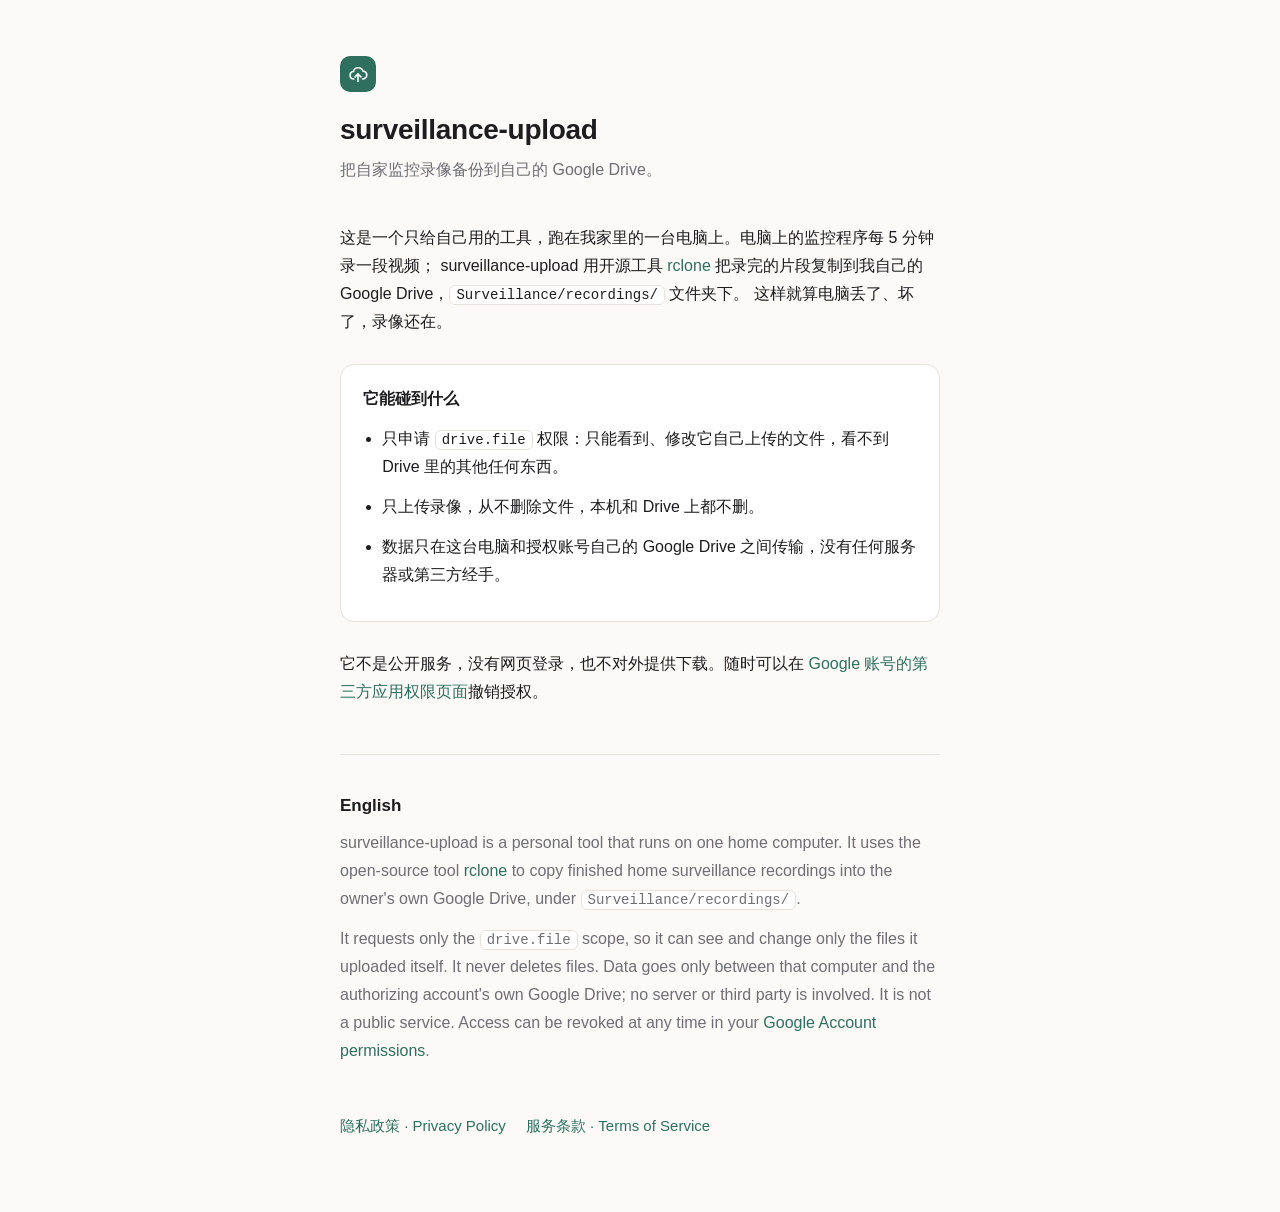
<file: index.html>
<!doctype html>
<html lang="zh-CN">
<head>
<meta charset="utf-8">
<meta name="viewport" content="width=device-width, initial-scale=1">
<title>surveillance-upload</title>
<meta name="description" content="把自家监控录像备份到自己的 Google Drive 的个人工具。">
<link rel="stylesheet" href="style.css">
</head>
<body>
<main>
  <header>
    <div class="mark" aria-hidden="true">
      <svg viewBox="0 0 24 24"><path d="M7 18a4.5 4.5 0 0 1-.5-8.97A6 6 0 0 1 18 8.5a4 4 0 0 1-.5 9.5"/><path d="M12 12v9"/><path d="m8.5 15.5 3.5-3.5 3.5 3.5"/></svg>
    </div>
    <h1>surveillance-upload</h1>
    <p class="lead">把自家监控录像备份到自己的 Google Drive。</p>
  </header>

  <p>这是一个只给自己用的工具，跑在我家里的一台电脑上。电脑上的监控程序每 5 分钟录一段视频；
    surveillance-upload 用开源工具 <a href="https://rclone.org/">rclone</a>
    把录完的片段复制到我自己的 Google Drive，<code>Surveillance/recordings/</code> 文件夹下。
    这样就算电脑丢了、坏了，录像还在。</p>

  <div class="card">
    <p><strong>它能碰到什么</strong></p>
    <ul>
      <li>只申请 <code>drive.file</code> 权限：只能看到、修改它自己上传的文件，看不到 Drive 里的其他任何东西。</li>
      <li>只上传录像，从不删除文件，本机和 Drive 上都不删。</li>
      <li>数据只在这台电脑和授权账号自己的 Google Drive 之间传输，没有任何服务器或第三方经手。</li>
    </ul>
  </div>

  <p>它不是公开服务，没有网页登录，也不对外提供下载。随时可以在
    <a href="https://myaccount.google.com/permissions">Google 账号的第三方应用权限页面</a>撤销授权。</p>

  <section class="en" lang="en">
    <hr>
    <h2>English</h2>
    <p>surveillance-upload is a personal tool that runs on one home computer. It uses the
      open-source tool <a href="https://rclone.org/">rclone</a> to copy finished home surveillance
      recordings into the owner's own Google Drive, under <code>Surveillance/recordings/</code>.</p>
    <p>It requests only the <code>drive.file</code> scope, so it can see and change only the files
      it uploaded itself. It never deletes files. Data goes only between that computer and the
      authorizing account's own Google Drive; no server or third party is involved. It is not a
      public service. Access can be revoked at any time in your
      <a href="https://myaccount.google.com/permissions">Google Account permissions</a>.</p>
  </section>

  <nav>
    <a href="privacy.html">隐私政策 · Privacy Policy</a>
    <a href="terms.html">服务条款 · Terms of Service</a>
  </nav>
</main>
</body>
</html>
</file>
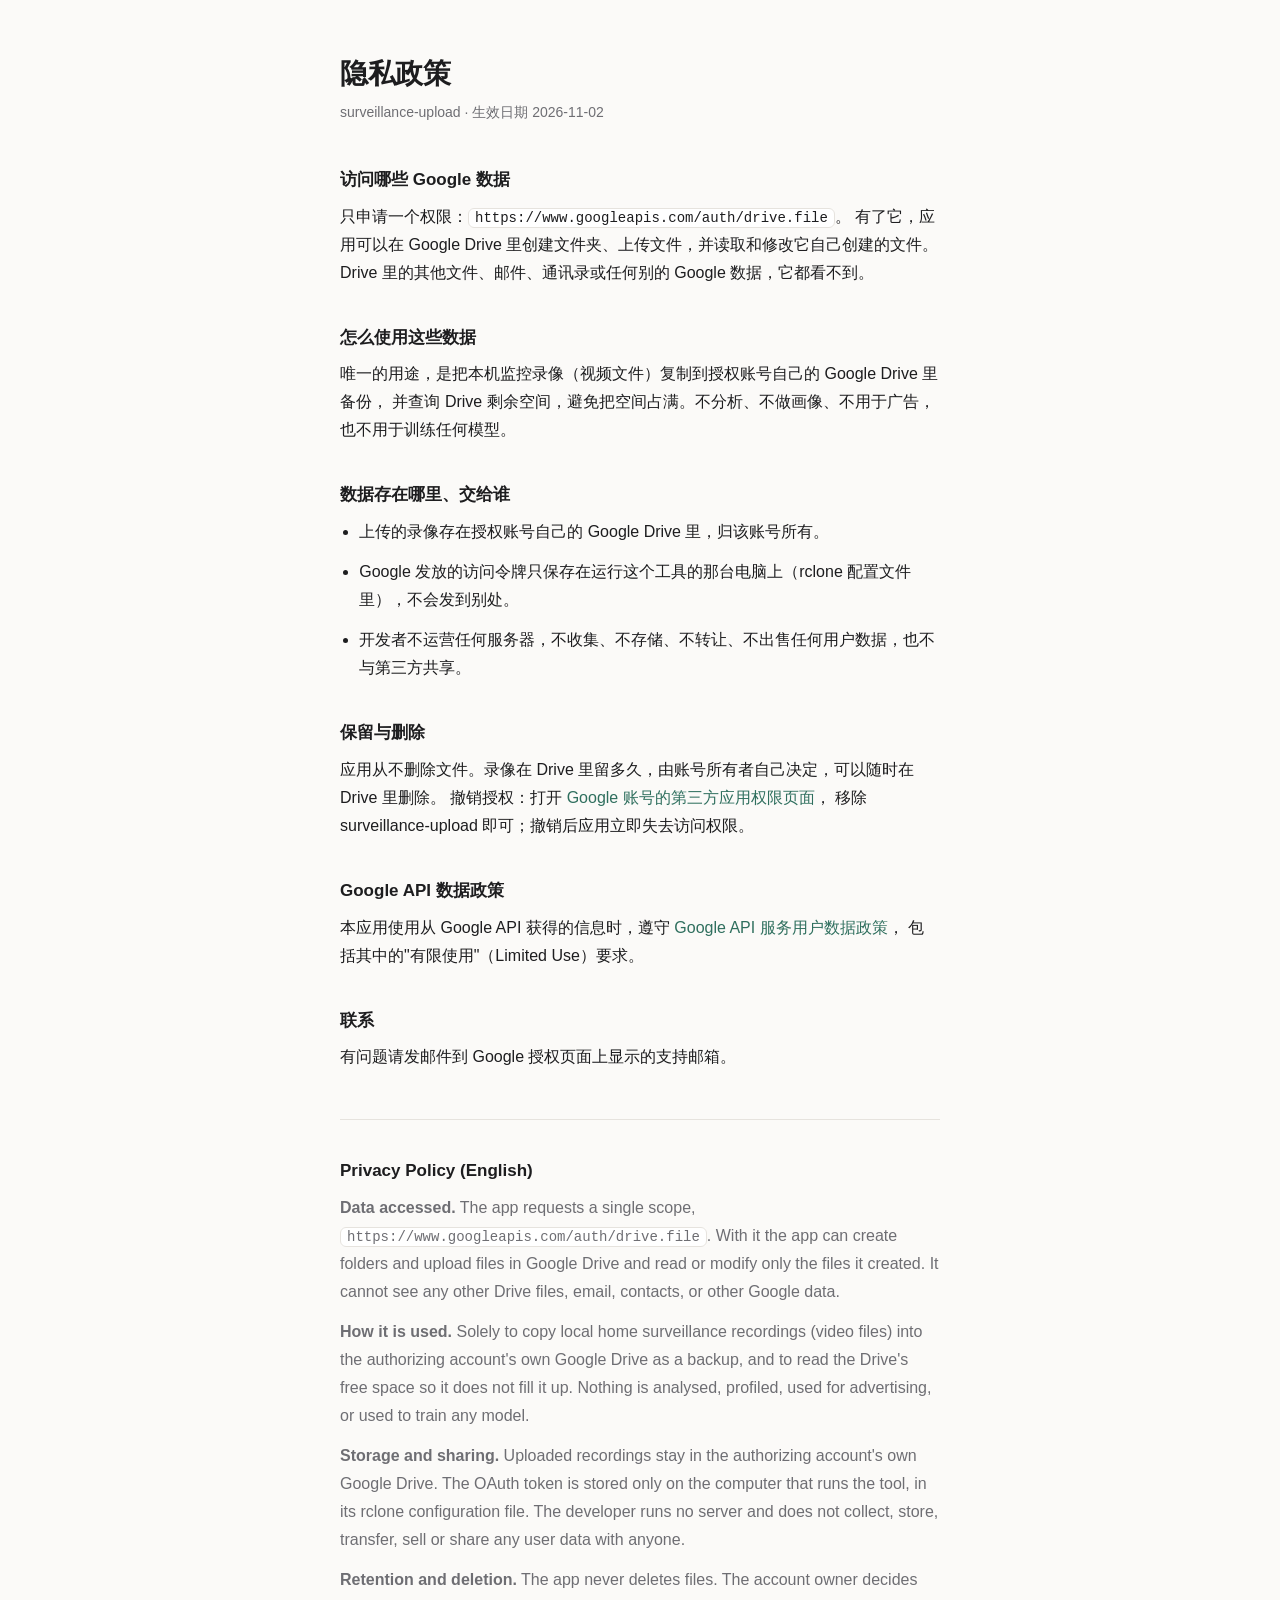
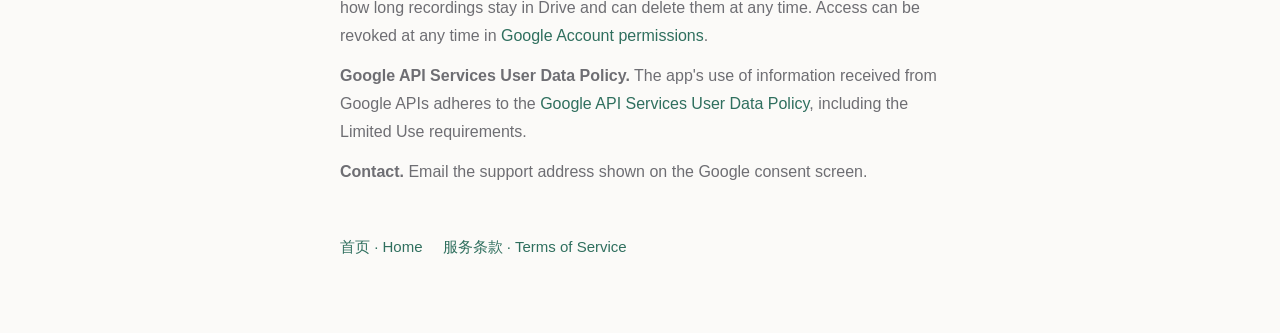
<file: privacy.html>
<!doctype html>
<html lang="zh-CN">
<head>
<meta charset="utf-8">
<meta name="viewport" content="width=device-width, initial-scale=1">
<title>隐私政策 · surveillance-upload</title>
<link rel="stylesheet" href="style.css">
</head>
<body>
<main>
  <header>
    <h1>隐私政策</h1>
    <p class="meta">surveillance-upload · 生效日期 2026-11-02</p>
  </header>

  <h2>访问哪些 Google 数据</h2>
  <p>只申请一个权限：<code>https://www.googleapis.com/auth/drive.file</code>。
    有了它，应用可以在 Google Drive 里创建文件夹、上传文件，并读取和修改它自己创建的文件。
    Drive 里的其他文件、邮件、通讯录或任何别的 Google 数据，它都看不到。</p>

  <h2>怎么使用这些数据</h2>
  <p>唯一的用途，是把本机监控录像（视频文件）复制到授权账号自己的 Google Drive 里备份，
    并查询 Drive 剩余空间，避免把空间占满。不分析、不做画像、不用于广告，也不用于训练任何模型。</p>

  <h2>数据存在哪里、交给谁</h2>
  <ul>
    <li>上传的录像存在授权账号自己的 Google Drive 里，归该账号所有。</li>
    <li>Google 发放的访问令牌只保存在运行这个工具的那台电脑上（rclone 配置文件里），不会发到别处。</li>
    <li>开发者不运营任何服务器，不收集、不存储、不转让、不出售任何用户数据，也不与第三方共享。</li>
  </ul>

  <h2>保留与删除</h2>
  <p>应用从不删除文件。录像在 Drive 里留多久，由账号所有者自己决定，可以随时在 Drive 里删除。
    撤销授权：打开 <a href="https://myaccount.google.com/permissions">Google 账号的第三方应用权限页面</a>，
    移除 surveillance-upload 即可；撤销后应用立即失去访问权限。</p>

  <h2>Google API 数据政策</h2>
  <p>本应用使用从 Google API 获得的信息时，遵守
    <a href="https://developers.google.com/terms/api-services-user-data-policy">Google API 服务用户数据政策</a>，
    包括其中的"有限使用"（Limited Use）要求。</p>

  <h2>联系</h2>
  <p>有问题请发邮件到 Google 授权页面上显示的支持邮箱。</p>

  <section class="en" lang="en">
    <hr>
    <h2>Privacy Policy (English)</h2>
    <p><strong>Data accessed.</strong> The app requests a single scope,
      <code>https://www.googleapis.com/auth/drive.file</code>. With it the app can create folders and
      upload files in Google Drive and read or modify only the files it created. It cannot see any other
      Drive files, email, contacts, or other Google data.</p>
    <p><strong>How it is used.</strong> Solely to copy local home surveillance recordings (video files)
      into the authorizing account's own Google Drive as a backup, and to read the Drive's free space so
      it does not fill it up. Nothing is analysed, profiled, used for advertising, or used to train any
      model.</p>
    <p><strong>Storage and sharing.</strong> Uploaded recordings stay in the authorizing account's own
      Google Drive. The OAuth token is stored only on the computer that runs the tool, in its rclone
      configuration file. The developer runs no server and does not collect, store, transfer, sell or
      share any user data with anyone.</p>
    <p><strong>Retention and deletion.</strong> The app never deletes files. The account owner decides
      how long recordings stay in Drive and can delete them at any time. Access can be revoked at any
      time in <a href="https://myaccount.google.com/permissions">Google Account permissions</a>.</p>
    <p><strong>Google API Services User Data Policy.</strong> The app's use of information received from
      Google APIs adheres to the
      <a href="https://developers.google.com/terms/api-services-user-data-policy">Google API Services
      User Data Policy</a>, including the Limited Use requirements.</p>
    <p><strong>Contact.</strong> Email the support address shown on the Google consent screen.</p>
  </section>

  <nav>
    <a href="index.html">首页 · Home</a>
    <a href="terms.html">服务条款 · Terms of Service</a>
  </nav>
</main>
</body>
</html>
</file>
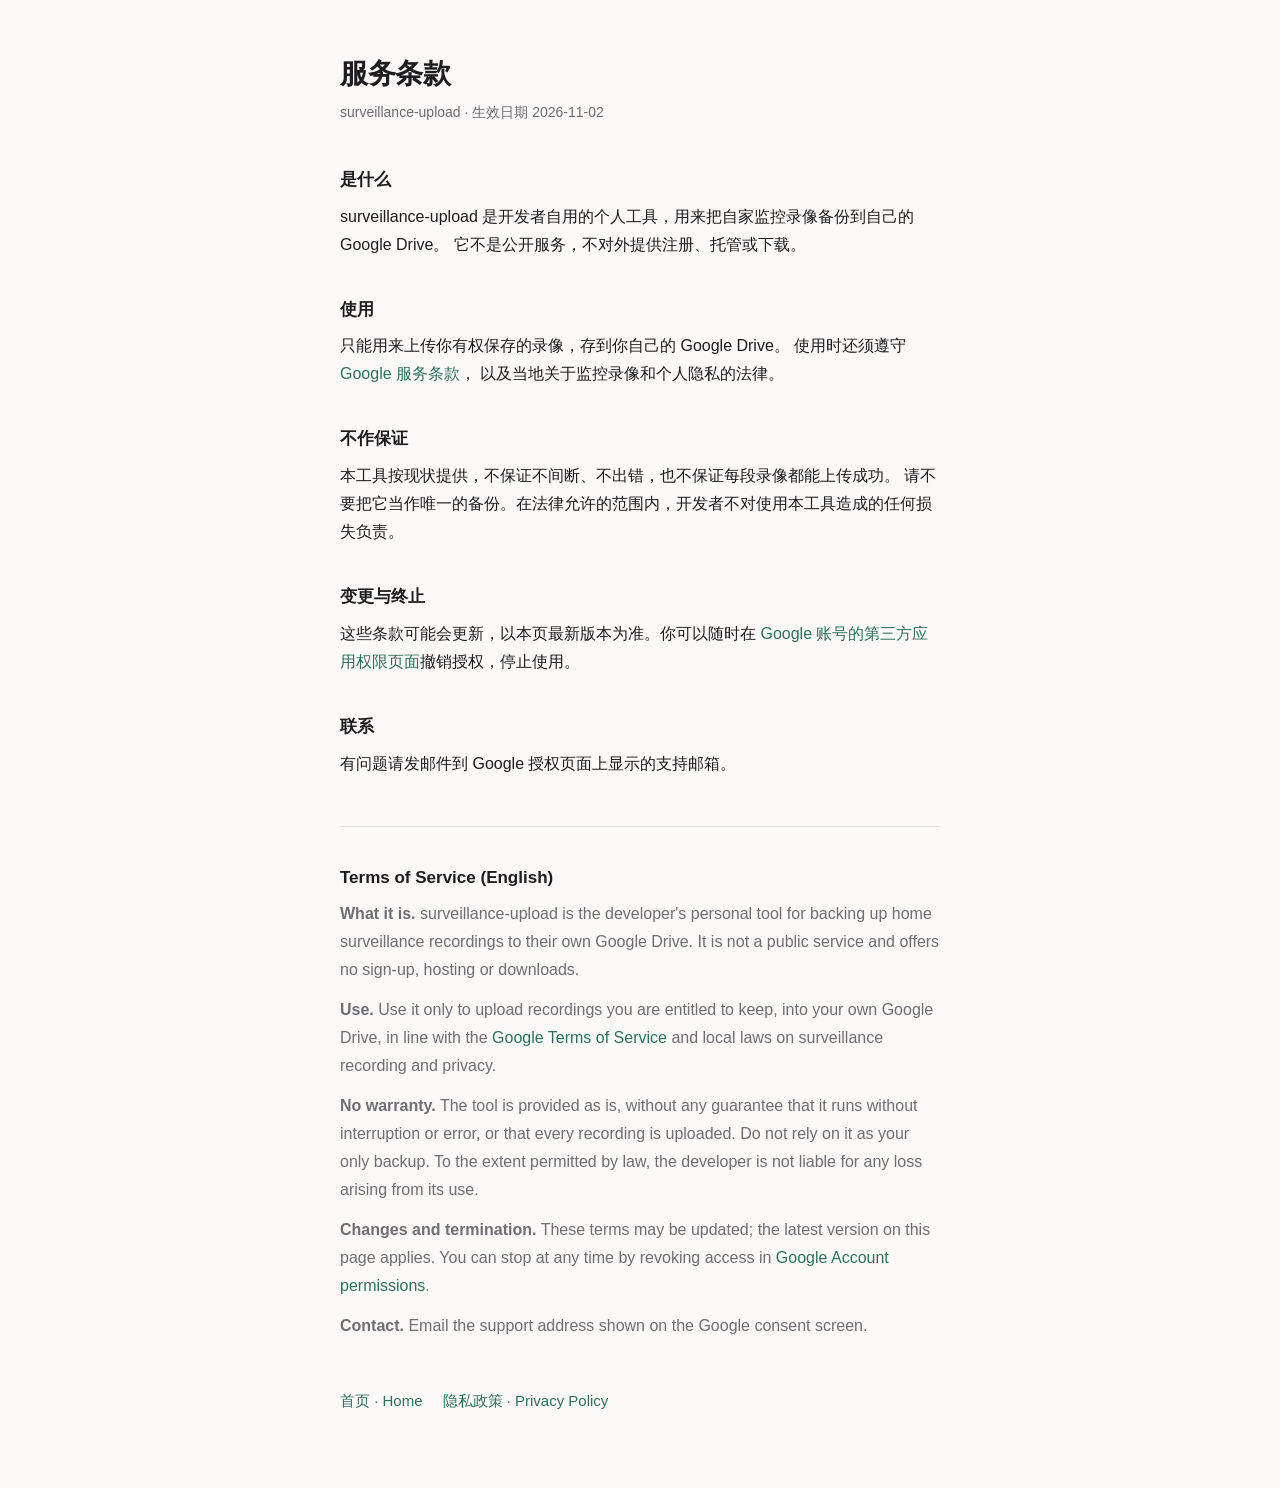
<file: terms.html>
<!doctype html>
<html lang="zh-CN">
<head>
<meta charset="utf-8">
<meta name="viewport" content="width=device-width, initial-scale=1">
<title>服务条款 · surveillance-upload</title>
<link rel="stylesheet" href="style.css">
</head>
<body>
<main>
  <header>
    <h1>服务条款</h1>
    <p class="meta">surveillance-upload · 生效日期 2026-11-02</p>
  </header>

  <h2>是什么</h2>
  <p>surveillance-upload 是开发者自用的个人工具，用来把自家监控录像备份到自己的 Google Drive。
    它不是公开服务，不对外提供注册、托管或下载。</p>

  <h2>使用</h2>
  <p>只能用来上传你有权保存的录像，存到你自己的 Google Drive。
    使用时还须遵守 <a href="https://policies.google.com/terms">Google 服务条款</a>，
    以及当地关于监控录像和个人隐私的法律。</p>

  <h2>不作保证</h2>
  <p>本工具按现状提供，不保证不间断、不出错，也不保证每段录像都能上传成功。
    请不要把它当作唯一的备份。在法律允许的范围内，开发者不对使用本工具造成的任何损失负责。</p>

  <h2>变更与终止</h2>
  <p>这些条款可能会更新，以本页最新版本为准。你可以随时在
    <a href="https://myaccount.google.com/permissions">Google 账号的第三方应用权限页面</a>撤销授权，停止使用。</p>

  <h2>联系</h2>
  <p>有问题请发邮件到 Google 授权页面上显示的支持邮箱。</p>

  <section class="en" lang="en">
    <hr>
    <h2>Terms of Service (English)</h2>
    <p><strong>What it is.</strong> surveillance-upload is the developer's personal tool for backing up
      home surveillance recordings to their own Google Drive. It is not a public service and offers no
      sign-up, hosting or downloads.</p>
    <p><strong>Use.</strong> Use it only to upload recordings you are entitled to keep, into your own
      Google Drive, in line with the <a href="https://policies.google.com/terms">Google Terms of
      Service</a> and local laws on surveillance recording and privacy.</p>
    <p><strong>No warranty.</strong> The tool is provided as is, without any guarantee that it runs
      without interruption or error, or that every recording is uploaded. Do not rely on it as your only
      backup. To the extent permitted by law, the developer is not liable for any loss arising from its
      use.</p>
    <p><strong>Changes and termination.</strong> These terms may be updated; the latest version on this
      page applies. You can stop at any time by revoking access in
      <a href="https://myaccount.google.com/permissions">Google Account permissions</a>.</p>
    <p><strong>Contact.</strong> Email the support address shown on the Google consent screen.</p>
  </section>

  <nav>
    <a href="index.html">首页 · Home</a>
    <a href="privacy.html">隐私政策 · Privacy Policy</a>
  </nav>
</main>
</body>
</html>
</file>
<file: style.css>
:root {
  --bg: #fbfaf8;
  --text: #1d1d1f;
  --muted: #6e6e73;
  --line: #e6e3de;
  --accent: #2f6f5e;
  --card: #ffffff;
}
@media (prefers-color-scheme: dark) {
  :root {
    --bg: #141414;
    --text: #ececec;
    --muted: #9a9a9f;
    --line: #2a2a2a;
    --accent: #7cc2ab;
    --card: #1b1b1b;
  }
}
* { box-sizing: border-box; }
html { -webkit-text-size-adjust: 100%; }
body {
  margin: 0;
  background: var(--bg);
  color: var(--text);
  font: 16px/1.75 -apple-system, BlinkMacSystemFont, "PingFang SC", "Noto Sans CJK SC",
        "Microsoft YaHei", "Segoe UI", Roboto, sans-serif;
}
main { max-width: 640px; margin: 0 auto; padding: 56px 20px 72px; }
header { margin-bottom: 40px; }
.mark {
  width: 36px; height: 36px; border-radius: 10px;
  background: var(--accent); margin-bottom: 20px;
  display: grid; place-items: center;
}
.mark svg { width: 20px; height: 20px; stroke: var(--bg); fill: none; stroke-width: 2;
            stroke-linecap: round; stroke-linejoin: round; }
h1 { font-size: 28px; line-height: 1.3; margin: 0 0 8px; letter-spacing: -0.01em; }
h2 { font-size: 17px; margin: 36px 0 8px; }
p, li { margin: 0 0 12px; }
ul { padding-left: 1.2em; margin: 0 0 12px; }
.lead { color: var(--muted); margin: 0; }
.meta { color: var(--muted); font-size: 14px; }
a { color: var(--accent); text-decoration: none; border-bottom: 1px solid transparent; }
a:hover { border-bottom-color: currentColor; }
code {
  font: 14px/1.5 ui-monospace, "SF Mono", Menlo, Consolas, monospace;
  background: var(--card); border: 1px solid var(--line);
  border-radius: 6px; padding: 1px 6px; overflow-wrap: anywhere;
}
.card {
  background: var(--card); border: 1px solid var(--line);
  border-radius: 14px; padding: 20px 22px; margin: 28px 0;
}
.card p:last-child, .card ul:last-child { margin-bottom: 0; }
hr { border: 0; border-top: 1px solid var(--line); margin: 48px 0 8px; }
.en { color: var(--muted); }
.en h2 { color: var(--text); }
nav { display: flex; gap: 20px; flex-wrap: wrap; font-size: 15px; margin-top: 48px; }
</file>
